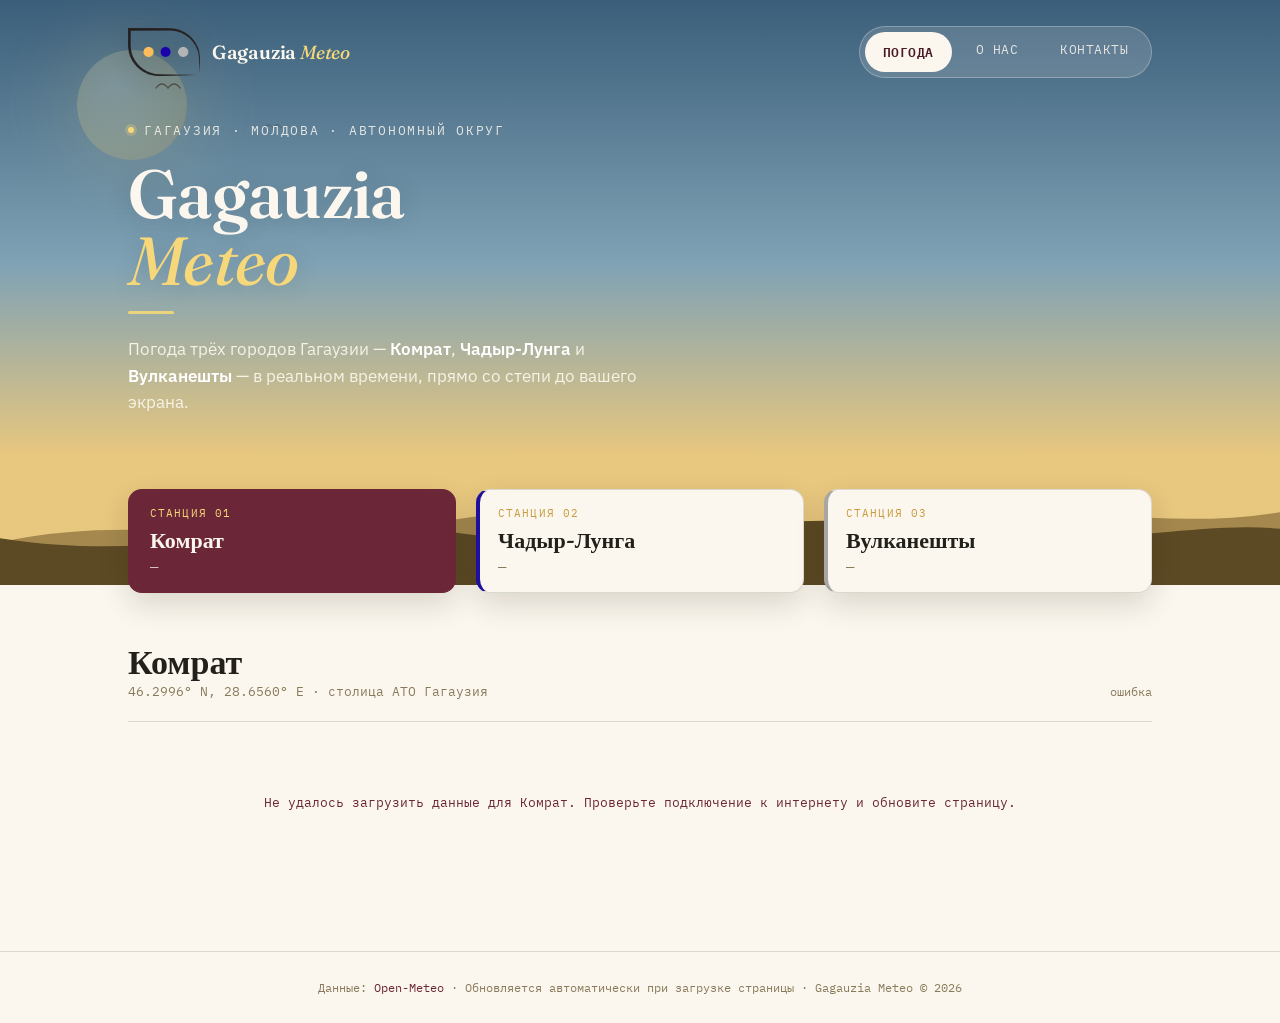
<file: index.html>
<!DOCTYPE html>
<html lang="ru">
<head>
<meta charset="UTF-8">
<meta name="viewport" content="width=device-width, initial-scale=1.0">
<title>Gagauzia Meteo — погода в Комрате, Чадыр-Лунге, Вулканештах</title>
<meta name="description" content="Погода в трёх городах Гагаузии: Комрат, Чадыр-Лунга, Вулканешты. Данные обновляются в реальном времени.">
<link rel="icon" href="assets/logo.png">
<link rel="preconnect" href="https://fonts.googleapis.com">
<link rel="preconnect" href="https://fonts.gstatic.com" crossorigin>
<link href="https://fonts.googleapis.com/css2?family=Fraunces:opsz,wght@9..144,300;9..144,450;9..144,600;9..144,700&family=IBM+Plex+Sans:wght@400;500;600&family=IBM+Plex+Mono:wght@400;500;600&display=swap" rel="stylesheet">
<link rel="stylesheet" href="styles.css">
</head>
<body>

<div class="hero">
  <nav class="site-nav">
    <a href="index.html" class="brand">
      <img src="assets/logo.png" alt="Gagauzia Meteo">
      <span class="brand-word">Gagauzia <em>Meteo</em></span>
    </a>
    <div class="nav-links">
      <a href="index.html" class="active">Погода</a>
      <a href="about.html">О нас</a>
      <a href="contacts.html">Контакты</a>
    </div>
  </nav>

  <div class="sun" id="sun" style="width:110px;height:110px; top:50px; right:14%;"></div>
  <svg class="birds" style="top:78px; left:12%;" width="46" height="16" viewBox="0 0 46 16"><path d="M2 10 Q8 2 14 10 Q20 2 26 10" stroke="#2E2418" stroke-width="1.3" fill="none" stroke-linecap="round"/></svg>
  <svg class="birds" style="top:118px; left:20%; opacity:0.35; transform:scale(0.7);" width="46" height="16" viewBox="0 0 46 16"><path d="M2 10 Q8 2 14 10 Q20 2 26 10" stroke="#2E2418" stroke-width="1.3" fill="none" stroke-linecap="round"/></svg>

  <div class="hero-inner">
    <div class="eyebrow"><span class="dot"></span>Гагаузия · Молдова · автономный округ</div>
    <h1 class="title">Gagauzia<br><em>Meteo</em></h1>
    <div class="title-rule"></div>
    <p class="subtitle">Погода трёх городов Гагаузии — <b>Комрат</b>, <b>Чадыр-Лунга</b> и <b>Вулканешты</b> — в реальном времени, прямо со степи до вашего экрана.</p>
  </div>

  <svg class="land land-back" viewBox="0 0 1440 140" preserveAspectRatio="none" style="height:120px;">
    <path d="M0,90 C180,50 320,110 480,70 C650,30 800,90 980,60 C1150,35 1300,80 1440,55 L1440,140 L0,140 Z"/>
  </svg>
  <svg class="land land-front" viewBox="0 0 1440 160" preserveAspectRatio="none" style="height:150px;">
    <path d="M0,110 C200,140 340,80 520,105 C700,130 860,70 1040,100 C1220,128 1340,90 1440,100 L1440,160 L0,160 Z"/>
  </svg>
</div>

<div class="stations-strip" id="stationTabs"></div>

<main>
  <div id="panels"></div>
  <div class="loading" id="globalStatus">Загружаем данные о погоде…</div>
</main>

<footer>
  Данные: <a href="https://open-meteo.com" target="_blank" rel="noopener">Open-Meteo</a> · Обновляется автоматически при загрузке страницы · Gagauzia Meteo © <span id="year"></span>
</footer>

<script src="script.js"></script>
</body>
</html>
</file>
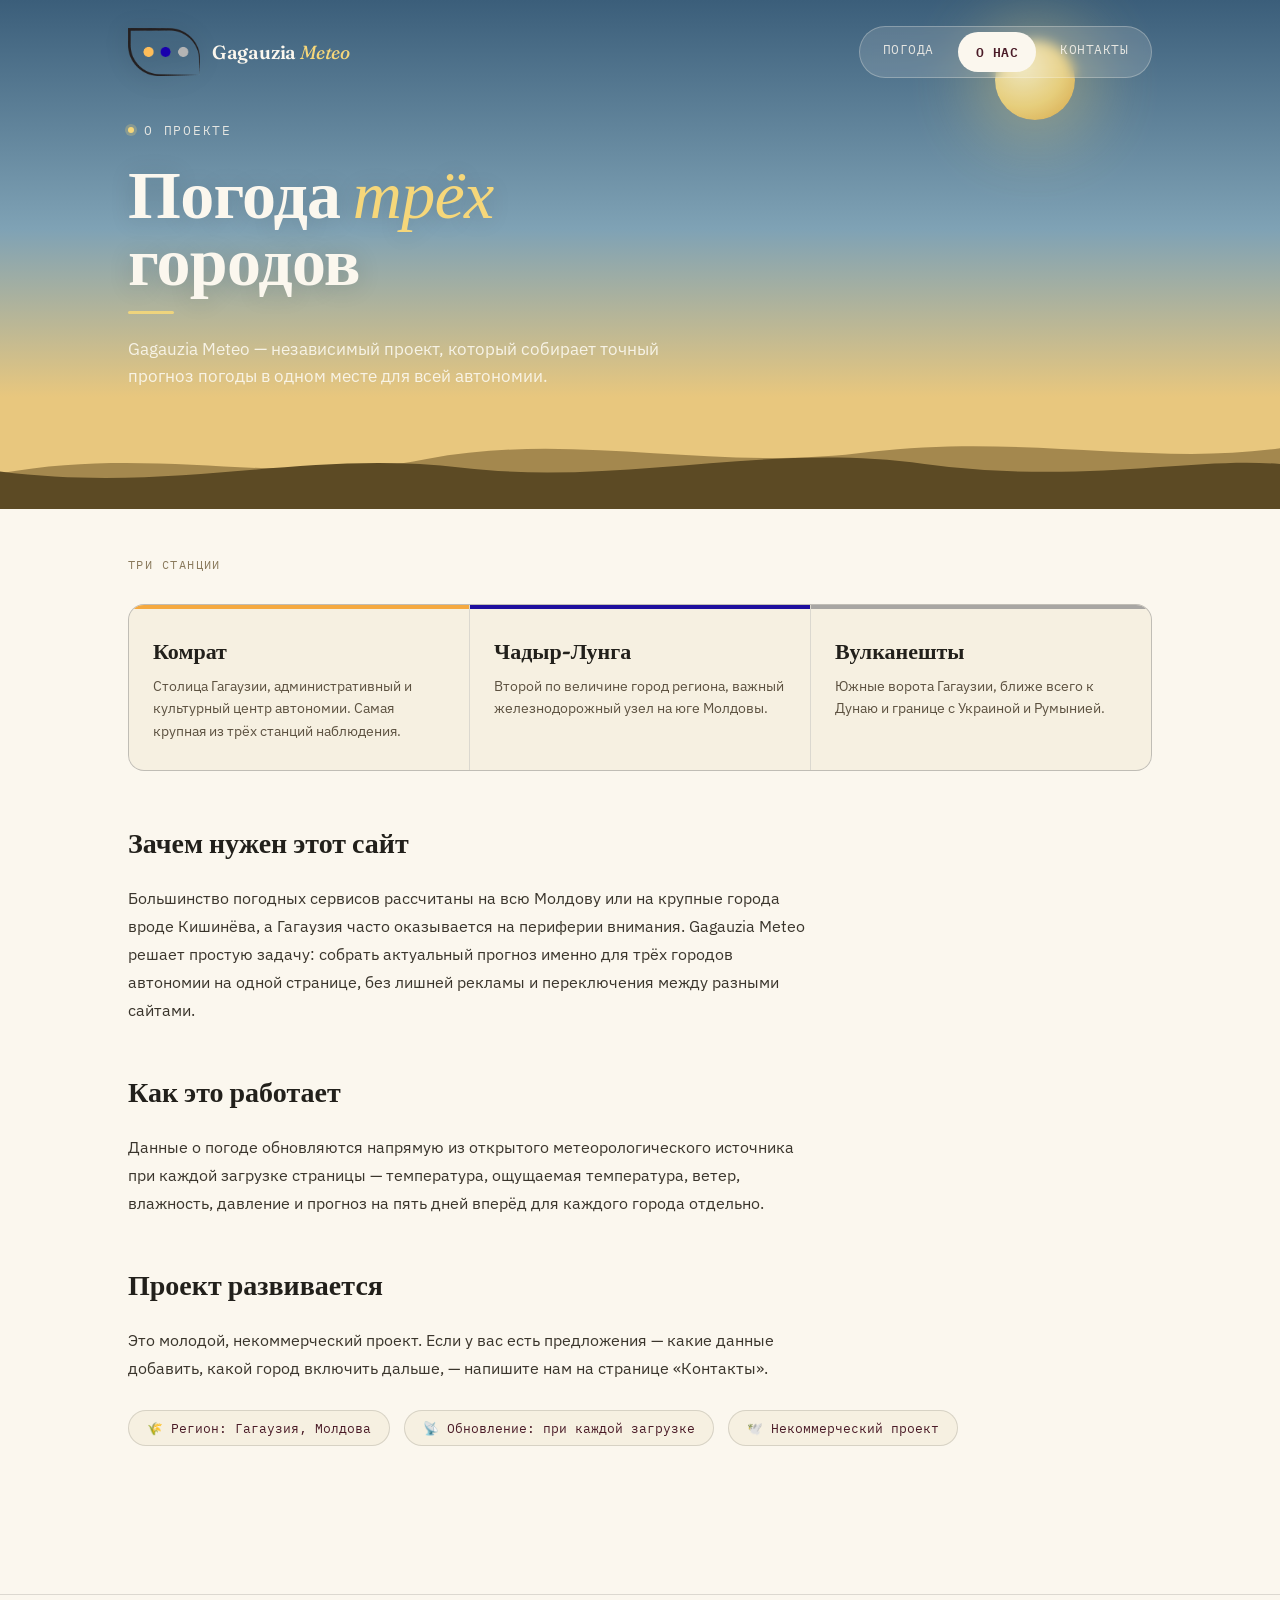
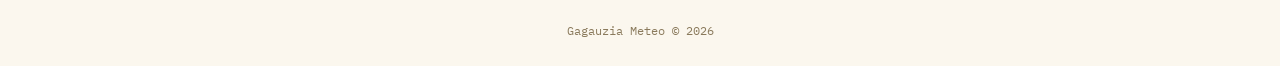
<file: about.html>
<!DOCTYPE html>
<html lang="ru">
<head>
<meta charset="UTF-8">
<meta name="viewport" content="width=device-width, initial-scale=1.0">
<title>О нас — Gagauzia Meteo</title>
<meta name="description" content="Gagauzia Meteo — независимый погодный проект для Комрата, Чадыр-Лунги и Вулканешт.">
<link rel="icon" href="assets/logo.png">
<link rel="preconnect" href="https://fonts.googleapis.com">
<link rel="preconnect" href="https://fonts.gstatic.com" crossorigin>
<link href="https://fonts.googleapis.com/css2?family=Fraunces:opsz,wght@9..144,300;9..144,450;9..144,600;9..144,700&family=IBM+Plex+Sans:wght@400;500;600&family=IBM+Plex+Mono:wght@400;500;600&display=swap" rel="stylesheet">
<link rel="stylesheet" href="styles.css">
</head>
<body>

<div class="hero">
  <nav class="site-nav">
    <a href="index.html" class="brand">
      <img src="assets/logo.png" alt="Gagauzia Meteo">
      <span class="brand-word">Gagauzia <em>Meteo</em></span>
    </a>
    <div class="nav-links">
      <a href="index.html">Погода</a>
      <a href="about.html" class="active">О нас</a>
      <a href="contacts.html">Контакты</a>
    </div>
  </nav>

  <div class="sun" style="width:80px;height:80px; top:40px; right:16%; opacity:0.9;"></div>

  <div class="hero-inner short">
    <div class="eyebrow"><span class="dot"></span>О проекте</div>
    <h1 class="title">Погода <em>трёх</em><br>городов</h1>
    <div class="title-rule"></div>
    <p class="subtitle">Gagauzia Meteo — независимый проект, который собирает точный прогноз погоды в одном месте для всей автономии.</p>
  </div>

  <svg class="land land-back" viewBox="0 0 1440 140" preserveAspectRatio="none" style="height:100px;">
    <path d="M0,90 C180,50 320,110 480,70 C650,30 800,90 980,60 C1150,35 1300,80 1440,55 L1440,140 L0,140 Z"/>
  </svg>
  <svg class="land land-front" viewBox="0 0 1440 160" preserveAspectRatio="none" style="height:120px;">
    <path d="M0,110 C200,140 340,80 520,105 C700,130 860,70 1040,100 C1220,128 1340,90 1440,100 L1440,160 L0,160 Z"/>
  </svg>
</div>

<main>
  <div class="section-label">Три станции</div>
  <div class="about-grid">
    <div class="about-cell" style="--dot:var(--dot-amber)">
      <h3>Комрат</h3>
      <p>Столица Гагаузии, административный и культурный центр автономии. Самая крупная из трёх станций наблюдения.</p>
    </div>
    <div class="about-cell" style="--dot:var(--dot-indigo)">
      <h3>Чадыр-Лунга</h3>
      <p>Второй по величине город региона, важный железнодорожный узел на юге Молдовы.</p>
    </div>
    <div class="about-cell" style="--dot:var(--dot-grey)">
      <h3>Вулканешты</h3>
      <p>Южные ворота Гагаузии, ближе всего к Дунаю и границе с Украиной и Румынией.</p>
    </div>
  </div>

  <div class="prose">
    <h2>Зачем нужен этот сайт</h2>
    <p>Большинство погодных сервисов рассчитаны на всю Молдову или на крупные города вроде Кишинёва, а Гагаузия часто оказывается на периферии внимания. Gagauzia Meteo решает простую задачу: собрать актуальный прогноз именно для трёх городов автономии на одной странице, без лишней рекламы и переключения между разными сайтами.</p>

    <h2>Как это работает</h2>
    <p>Данные о погоде обновляются напрямую из открытого метеорологического источника при каждой загрузке страницы — температура, ощущаемая температура, ветер, влажность, давление и прогноз на пять дней вперёд для каждого города отдельно.</p>

    <h2>Проект развивается</h2>
    <p>Это молодой, некоммерческий проект. Если у вас есть предложения — какие данные добавить, какой город включить дальше, — напишите нам на странице «Контакты».</p>
  </div>

  <div class="mission-strip">
    <span class="mission-pill">🌾 Регион: Гагаузия, Молдова</span>
    <span class="mission-pill">📡 Обновление: при каждой загрузке</span>
    <span class="mission-pill">🕊️ Некоммерческий проект</span>
  </div>
</main>

<footer>
  Gagauzia Meteo © <span id="year"></span>
</footer>

<script>document.getElementById('year').textContent = new Date().getFullYear();</script>
</body>
</html>
</file>
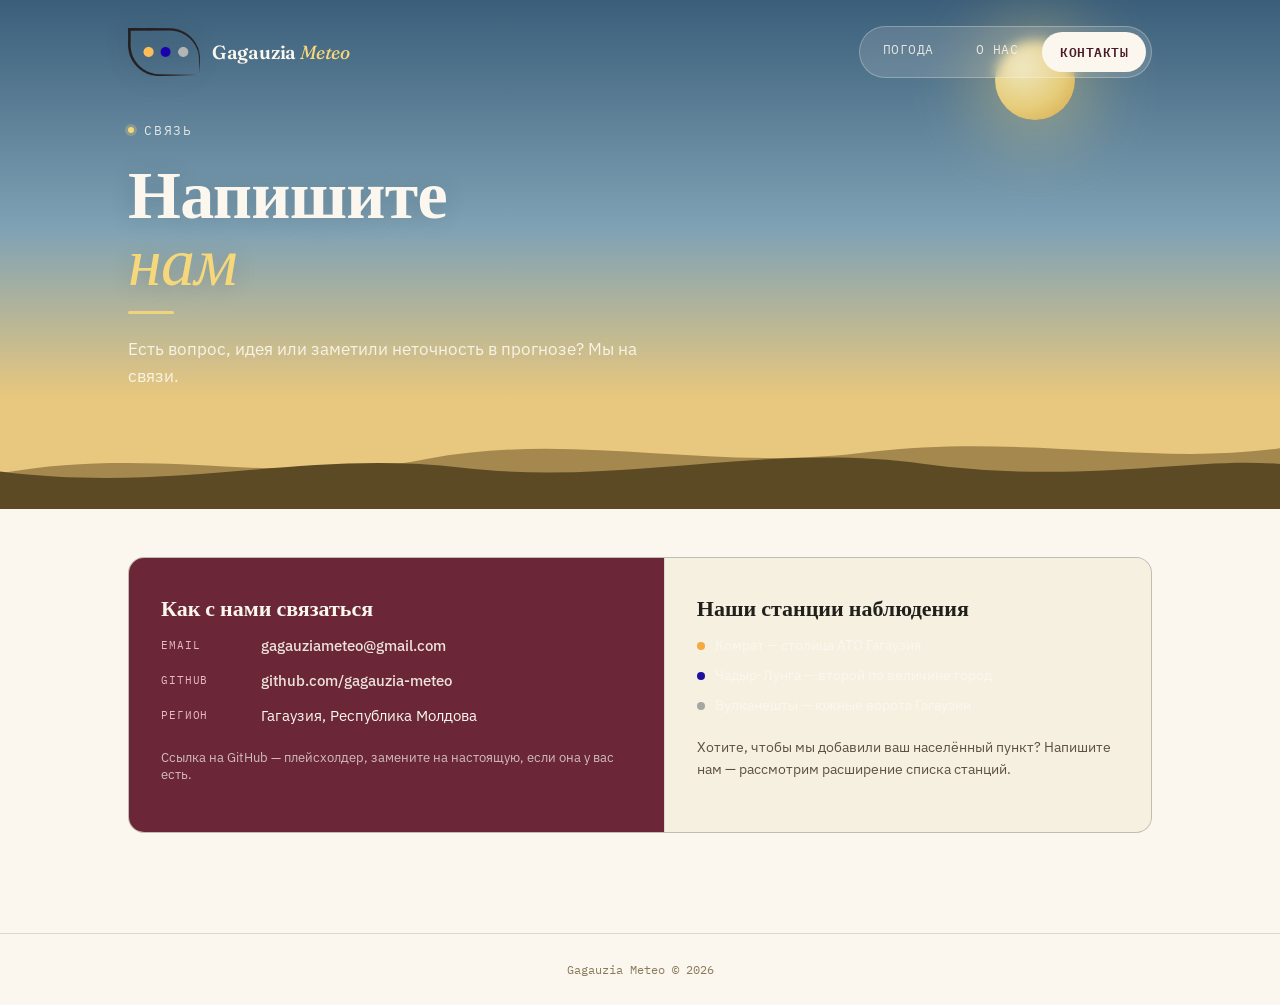
<file: contacts.html>
<!DOCTYPE html>
<html lang="ru">
<head>
<meta charset="UTF-8">
<meta name="viewport" content="width=device-width, initial-scale=1.0">
<title>Контакты — Gagauzia Meteo</title>
<meta name="description" content="Свяжитесь с командой Gagauzia Meteo.">
<link rel="icon" href="assets/logo.png">
<link rel="preconnect" href="https://fonts.googleapis.com">
<link rel="preconnect" href="https://fonts.gstatic.com" crossorigin>
<link href="https://fonts.googleapis.com/css2?family=Fraunces:opsz,wght@9..144,300;9..144,450;9..144,600;9..144,700&family=IBM+Plex+Sans:wght@400;500;600&family=IBM+Plex+Mono:wght@400;500;600&display=swap" rel="stylesheet">
<link rel="stylesheet" href="styles.css">
</head>
<body>

<div class="hero">
  <nav class="site-nav">
    <a href="index.html" class="brand">
      <img src="assets/logo.png" alt="Gagauzia Meteo">
      <span class="brand-word">Gagauzia <em>Meteo</em></span>
    </a>
    <div class="nav-links">
      <a href="index.html">Погода</a>
      <a href="about.html">О нас</a>
      <a href="contacts.html" class="active">Контакты</a>
    </div>
  </nav>

  <div class="sun" style="width:80px;height:80px; top:40px; right:16%; opacity:0.9;"></div>

  <div class="hero-inner short">
    <div class="eyebrow"><span class="dot"></span>Связь</div>
    <h1 class="title">Напишите<br><em>нам</em></h1>
    <div class="title-rule"></div>
    <p class="subtitle">Есть вопрос, идея или заметили неточность в прогнозе? Мы на связи.</p>
  </div>

  <svg class="land land-back" viewBox="0 0 1440 140" preserveAspectRatio="none" style="height:100px;">
    <path d="M0,90 C180,50 320,110 480,70 C650,30 800,90 980,60 C1150,35 1300,80 1440,55 L1440,140 L0,140 Z"/>
  </svg>
  <svg class="land land-front" viewBox="0 0 1440 160" preserveAspectRatio="none" style="height:120px;">
    <path d="M0,110 C200,140 340,80 520,105 C700,130 860,70 1040,100 C1220,128 1340,90 1440,100 L1440,160 L0,160 Z"/>
  </svg>
</div>

<main>
  <div class="contact-grid">
    <div class="contact-cell wine">
      <h3>Как с нами связаться</h3>
      <div class="contact-row">
        <span class="k">Email</span>
        <a href="mailto:gagauziameteo@gmail.com">gagauziameteo@gmail.com</a>
      </div>
      <div class="contact-row">
        <span class="k">GitHub</span>
        <a href="https://github.com" target="_blank" rel="noopener">github.com/gagauzia-meteo</a>
      </div>
      <div class="contact-row">
        <span class="k">Регион</span>
        <span>Гагаузия, Республика Молдова</span>
      </div>
      <p style="margin-top:24px; font-size:13px; opacity:0.8;">Ссылка на GitHub — плейсхолдер, замените на настоящую, если она у вас есть.</p>
    </div>
    <div class="contact-cell">
      <h3>Наши станции наблюдения</h3>
      <ul class="town-list" style="color:var(--ink);">
        <li><span class="dotmark" style="background:var(--dot-amber)"></span> Комрат — столица АТО Гагаузия</li>
        <li><span class="dotmark" style="background:var(--dot-indigo)"></span> Чадыр-Лунга — второй по величине город</li>
        <li><span class="dotmark" style="background:var(--dot-grey)"></span> Вулканешты — южные ворота Гагаузии</li>
      </ul>
      <p style="margin-top:22px; font-size:14px; color:#5c5140; line-height:1.6;">Хотите, чтобы мы добавили ваш населённый пункт? Напишите нам — рассмотрим расширение списка станций.</p>
    </div>
  </div>
</main>

<footer>
  Gagauzia Meteo © <span id="year"></span>
</footer>

<script>document.getElementById('year').textContent = new Date().getFullYear();</script>
</body>
</html>
</file>
<file: styles.css>
:root{
  --sky-top:#3B5E7A;
  --sky-mid:#7FA2B5;
  --sky-low:#E8C77E;
  --steppe-dark:#5C4A24;
  --cream:#F6F0E1;
  --ink:#22201B;
  --wine:#6B2737;
  --wine-deep:#4A1B27;
  --paper:#FBF7EE;
  --line: rgba(34,32,27,0.14);
  --gold: #C99A3E;
  /* accent trio, lifted from the logo dots */
  --dot-amber:#F5A93F;
  --dot-indigo:#1E0F9E;
  --dot-grey:#A8A6A3;
}
*{box-sizing:border-box;}
html{scroll-behavior:smooth;}
body{
  margin:0;
  background:var(--paper);
  color:var(--ink);
  font-family:'IBM Plex Sans', sans-serif;
  -webkit-font-smoothing:antialiased;
}
@media (prefers-reduced-motion: reduce){
  *{animation-duration:0.001ms !important; animation-iteration-count:1 !important; transition-duration:0.001ms !important;}
}
a{color:inherit;}

/* ---------- SITE NAV ---------- */
.site-nav{
  position:relative;
  z-index:10;
  max-width:1080px;
  margin:0 auto;
  padding:26px 28px 0;
  display:flex;
  align-items:center;
  justify-content:space-between;
}
.brand{
  display:flex;
  align-items:center;
  gap:12px;
  text-decoration:none;
}
.brand img{height:48px; width:auto; display:block; filter: drop-shadow(0 3px 10px rgba(0,0,0,0.25));}
.brand-word{
  font-family:'Fraunces', serif;
  font-weight:600;
  font-size:19px;
  color:var(--paper);
  letter-spacing:-0.01em;
}
.brand-word em{font-style:italic; font-weight:450; color:#F6D77A;}
.nav-links{
  display:flex;
  gap:6px;
  background:rgba(251,247,238,0.14);
  border:1px solid rgba(251,247,238,0.28);
  border-radius:100px;
  padding:5px;
  backdrop-filter:blur(6px);
}
.nav-links a{
  font-family:'IBM Plex Mono', monospace;
  font-size:12.5px;
  letter-spacing:0.04em;
  text-transform:uppercase;
  text-decoration:none;
  color:rgba(251,247,238,0.85);
  padding:9px 18px;
  border-radius:100px;
  transition:background 0.15s ease, color 0.15s ease;
}
.nav-links a:hover{background:rgba(251,247,238,0.14);}
.nav-links a.active{background:var(--paper); color:var(--wine-deep); font-weight:600;}

.nav-toggle{display:none;}

@media (max-width:640px){
  .site-nav{padding:20px 20px 0;}
  .brand-word{display:none;}
  .nav-links{gap:2px;}
  .nav-links a{padding:8px 11px; font-size:11px;}
}

/* ---------- HERO / HORIZON (shared across pages, height varies) ---------- */
.hero{
  position:relative;
  overflow:hidden;
  background:linear-gradient(180deg, var(--sky-top) 0%, var(--sky-mid) 45%, var(--sky-low) 78%, var(--sky-low) 100%);
}
.hero-inner{
  position:relative;
  z-index:3;
  max-width:1080px;
  margin:0 auto;
  padding:44px 28px 170px;
}
.hero-inner.short{padding-bottom:120px;}
.eyebrow{
  font-family:'IBM Plex Mono', monospace;
  font-size:12.5px;
  letter-spacing:0.14em;
  text-transform:uppercase;
  color:rgba(251,247,238,0.85);
  display:flex;
  align-items:center;
  gap:10px;
  margin-bottom:22px;
}
.eyebrow .dot{width:6px;height:6px;border-radius:50%;background:#F6D77A;box-shadow:0 0 0 3px rgba(246,215,122,0.25);}
h1.title{
  font-family:'Fraunces', serif;
  font-weight:600;
  font-optical-sizing:auto;
  font-size:clamp(36px, 6vw, 68px);
  line-height:0.98;
  letter-spacing:-0.01em;
  color:var(--paper);
  margin:0 0 18px;
  text-shadow:0 2px 24px rgba(0,0,0,0.15);
}
h1.title em{font-style:italic; font-weight:450; color:#F6D77A;}
.title-rule{
  width:46px;
  height:3px;
  border-radius:2px;
  background:#F6D77A;
  margin:0 0 22px;
  opacity:0.9;
}
.subtitle{
  font-size:17px;
  max-width:560px;
  color:rgba(251,247,238,0.92);
  line-height:1.55;
  margin:0;
}
.subtitle b{font-weight:600; color:#fff;}

.sun{
  position:absolute;
  border-radius:50%;
  background:radial-gradient(circle at 35% 32%, #FFF3C4, #F6D77A 55%, #E3A93F 100%);
  box-shadow:0 0 70px 18px rgba(246,215,122,0.45);
  z-index:1;
}
.birds{position:absolute; z-index:2; opacity:0.55;}

.land{position:absolute; left:0; right:0; bottom:0; width:100%; display:block;}
.land-back{fill:#6E5527; opacity:0.55;}
.land-front{fill:var(--steppe-dark);}

/* ---------- MAIN CONTENT ---------- */
main{max-width:1080px; margin:0 auto; padding:48px 28px 100px;}

.section-label{
  font-family:'IBM Plex Mono', monospace;
  font-size:12px;
  letter-spacing:0.12em;
  text-transform:uppercase;
  color:#8a7a5c;
  margin:0 0 16px;
}

footer{
  border-top:1px solid var(--line);
  padding:28px;
  text-align:center;
  font-family:'IBM Plex Mono', monospace;
  font-size:12px;
  color:#8a7a5c;
}
footer a{color:var(--wine); text-decoration:none;}
footer a:hover{text-decoration:underline;}

/* ---------- WEATHER PAGE ---------- */
.stations-strip{
  position:relative;
  z-index:4;
  max-width:1080px;
  margin:-96px auto 0;
  padding:0 28px;
  display:grid;
  grid-template-columns:repeat(3, 1fr);
  gap:20px;
}
.station-tab{
  background:var(--paper);
  border:1px solid var(--line);
  border-left:4px solid var(--dot);
  border-radius:14px;
  padding:16px 18px;
  box-shadow:0 12px 30px rgba(34,20,10,0.14);
  cursor:pointer;
  transition:transform 0.18s ease, box-shadow 0.18s ease;
  text-align:left;
  font-family:inherit;
}
.station-tab:hover{transform:translateY(-3px); box-shadow:0 16px 36px rgba(34,20,10,0.18);}
.station-tab.active{background:var(--wine); border-left-color:var(--dot); border-color:var(--wine);}
.station-tab .n{
  font-family:'IBM Plex Mono', monospace;
  font-size:11px;
  letter-spacing:0.1em;
  text-transform:uppercase;
  color:var(--gold);
  display:block;
  margin-bottom:6px;
}
.station-tab.active .n{color:#F6D77A;}
.station-tab .city{
  font-family:'Fraunces', serif;
  font-weight:600;
  font-size:22px;
  color:var(--ink);
  display:block;
}
.station-tab.active .city{color:var(--paper);}
.station-tab .temp-preview{
  font-family:'IBM Plex Mono', monospace;
  font-size:14px;
  color:#8a7a5c;
  margin-top:4px;
  display:block;
}
.station-tab.active .temp-preview{color:rgba(251,247,238,0.75);}

.panel{display:none; animation:fadein 0.35s ease;}
.panel.active{display:block;}
@keyframes fadein{from{opacity:0; transform:translateY(6px);} to{opacity:1; transform:translateY(0);}}

.panel-head{
  display:flex;
  justify-content:space-between;
  align-items:flex-end;
  flex-wrap:wrap;
  gap:16px;
  border-bottom:1px solid var(--line);
  padding-bottom:22px;
  margin-bottom:32px;
}
.panel-head h2{font-family:'Fraunces', serif; font-size:34px; font-weight:600; margin:0;}
.panel-head .coords{font-family:'IBM Plex Mono', monospace; font-size:12.5px; color:#8a7a5c;}
.status-line{font-family:'IBM Plex Mono', monospace; font-size:12px; color:#8a7a5c;}

.now-grid{
  display:grid;
  grid-template-columns: 1.15fr 1fr 1fr 1fr;
  gap:1px;
  background:var(--line);
  border:1px solid var(--line);
  border-radius:16px;
  overflow:hidden;
  margin-bottom:40px;
}
.now-cell{background:var(--cream); padding:26px 22px;}
.now-cell .label{font-family:'IBM Plex Mono', monospace; font-size:11px; letter-spacing:0.09em; text-transform:uppercase; color:#8a7a5c; margin-bottom:10px; display:block;}
.now-cell .value{font-family:'Fraunces', serif; font-weight:600; font-size:40px; line-height:1; color:var(--wine-deep);}
.now-cell .value .unit{font-size:20px; font-weight:450; margin-left:2px; color:#8a7a5c;}
.now-cell .desc{font-family:'IBM Plex Sans', sans-serif; font-size:13px; color:#5c5140; margin-top:8px;}
.now-cell.hero-cell{background:var(--wine); color:var(--paper);}
.now-cell.hero-cell .label{color:#E8B8C4;}
.now-cell.hero-cell .value{color:var(--paper);}
.now-cell.hero-cell .value .unit{color:rgba(251,247,238,0.7);}
.now-cell.hero-cell .desc{color:rgba(251,247,238,0.85);}

.forecast-row{display:grid; grid-template-columns:repeat(5, 1fr); gap:12px;}
.day-card{background:var(--cream); border:1px solid var(--line); border-radius:12px; padding:16px 12px; text-align:center; transition:transform 0.15s ease, box-shadow 0.15s ease;}
.day-card:hover{transform:translateY(-2px); box-shadow:0 8px 18px rgba(34,20,10,0.1);}
.day-card .dname{font-family:'IBM Plex Mono', monospace; font-size:11px; letter-spacing:0.08em; text-transform:uppercase; color:#8a7a5c; margin-bottom:10px;}
.day-card .dicon{font-size:26px; margin-bottom:8px;}
.day-card .drange{font-family:'IBM Plex Mono', monospace; font-size:14px; color:var(--ink);}
.day-card .drange .lo{color:#8a7a5c;}

.loading, .error{font-family:'IBM Plex Mono', monospace; font-size:13px; color:#8a7a5c; padding:40px 0; text-align:center;}
.error{color:var(--wine);}

/* ---------- ABOUT PAGE ---------- */
.about-grid{
  display:grid;
  grid-template-columns:1fr 1fr 1fr;
  gap:1px;
  background:var(--line);
  border:1px solid var(--line);
  border-radius:16px;
  overflow:hidden;
  margin:32px 0 48px;
}
.about-cell{background:var(--cream); padding:28px 24px; border-top:4px solid var(--dot); transition:background 0.2s ease, transform 0.2s ease;}
.about-cell:hover{background:#F0E7CF; transform:translateY(-2px);}
.about-cell h3{font-family:'Fraunces', serif; font-size:22px; margin:0 0 10px;}
.about-cell p{font-size:14px; line-height:1.6; color:#5c5140; margin:0;}

.prose{max-width:680px; font-size:16px; line-height:1.75; color:#3a352c;}
.prose p{margin:0 0 18px;}
.prose h2{font-family:'Fraunces', serif; font-size:28px; font-weight:600; margin:44px 0 16px; color:var(--ink);}
.prose h2:first-child{margin-top:0;}

.mission-strip{
  display:flex;
  gap:14px;
  flex-wrap:wrap;
  margin:28px 0 48px;
}
.mission-pill{
  font-family:'IBM Plex Mono', monospace;
  font-size:12.5px;
  color:var(--wine-deep);
  background:var(--cream);
  border:1px solid var(--line);
  border-radius:100px;
  padding:9px 18px;
}

/* ---------- CONTACTS PAGE ---------- */
.contact-grid{
  display:grid;
  grid-template-columns:1.1fr 1fr;
  gap:1px;
  background:var(--line);
  border:1px solid var(--line);
  border-radius:16px;
  overflow:hidden;
}
.contact-cell{background:var(--cream); padding:36px 32px;}
.contact-cell.wine{background:var(--wine); color:var(--paper);}
.contact-cell.wine h3{color:var(--paper);}
.contact-cell.wine p, .contact-cell.wine a{color:rgba(251,247,238,0.9);}
.contact-cell h3{font-family:'Fraunces', serif; font-size:22px; margin:0 0 14px;}
.contact-row{display:flex; align-items:center; gap:12px; margin-bottom:16px; font-size:15px;}
.contact-row .k{font-family:'IBM Plex Mono', monospace; font-size:11px; text-transform:uppercase; letter-spacing:0.08em; color:#8a7a5c; min-width:88px;}
.contact-cell.wine .contact-row .k{color:#E8B8C4;}
.contact-row a{text-decoration:none; font-weight:500;}
.contact-row a:hover{text-decoration:underline;}
.town-list{list-style:none; margin:0; padding:0; display:flex; flex-direction:column; gap:12px;}
.town-list li{display:flex; align-items:baseline; gap:10px; font-size:14px; color:rgba(251,247,238,0.92);}
.town-list .dotmark{width:8px; height:8px; border-radius:50%; flex:none;}

@media (max-width: 760px){
  .stations-strip{grid-template-columns:1fr; margin-top:-70px;}
  .now-grid{grid-template-columns:1fr 1fr;}
  .forecast-row{grid-template-columns:repeat(3, 1fr); row-gap:12px;}
  .hero-inner{padding:36px 20px 130px;}
  .about-grid{grid-template-columns:1fr;}
  .contact-grid{grid-template-columns:1fr;}
}
</file>
